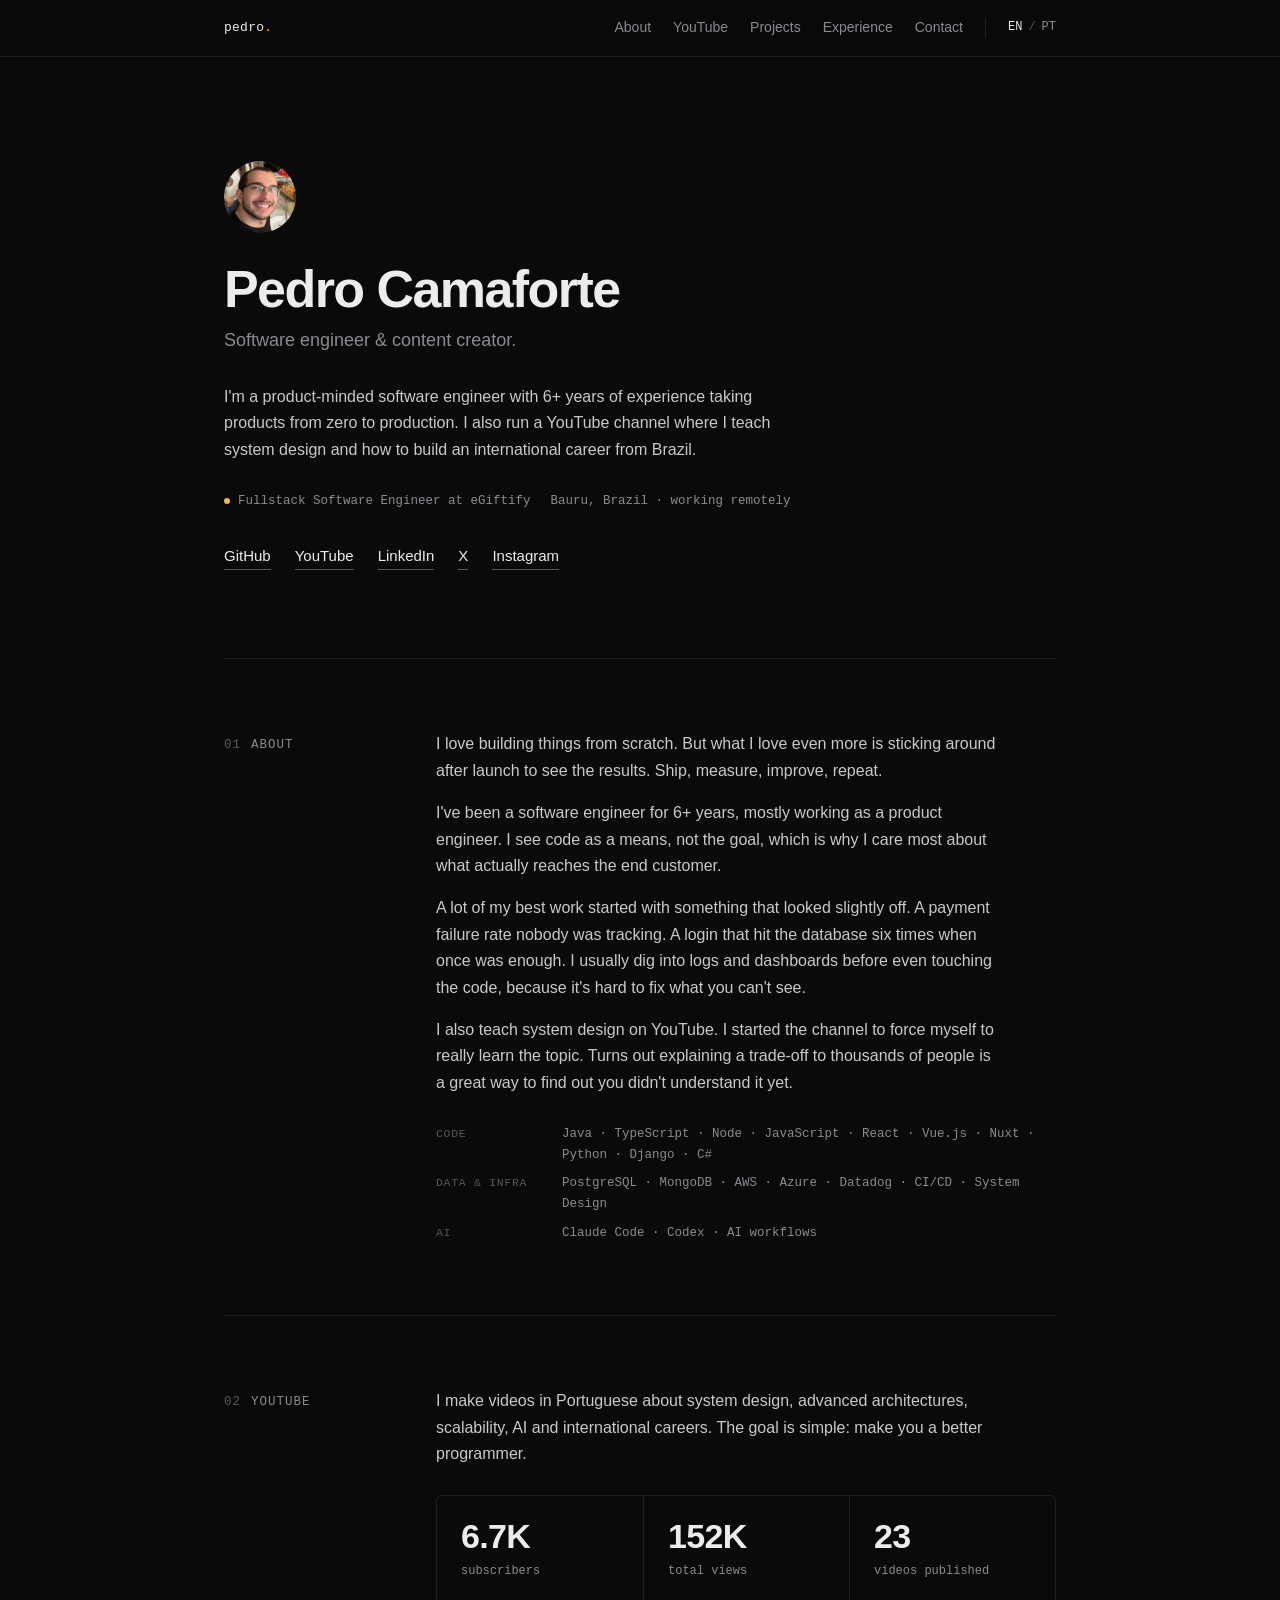
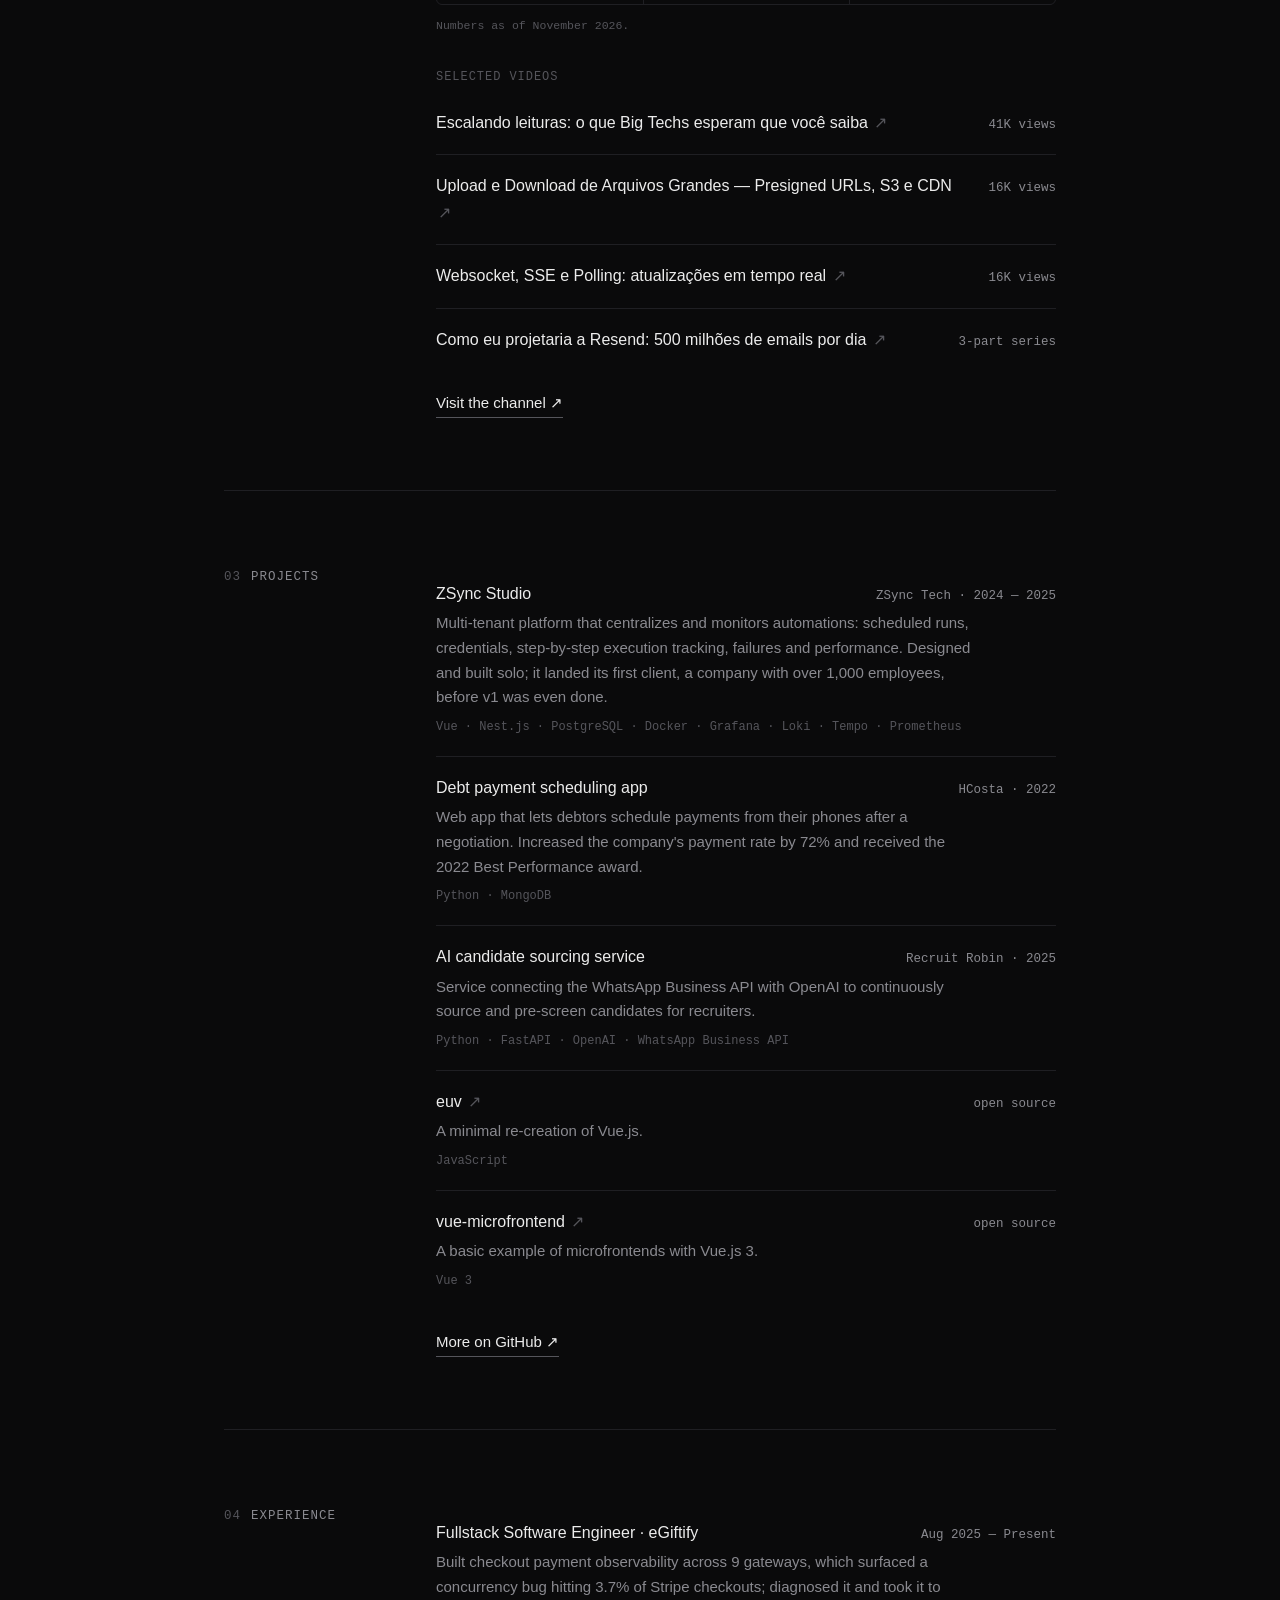
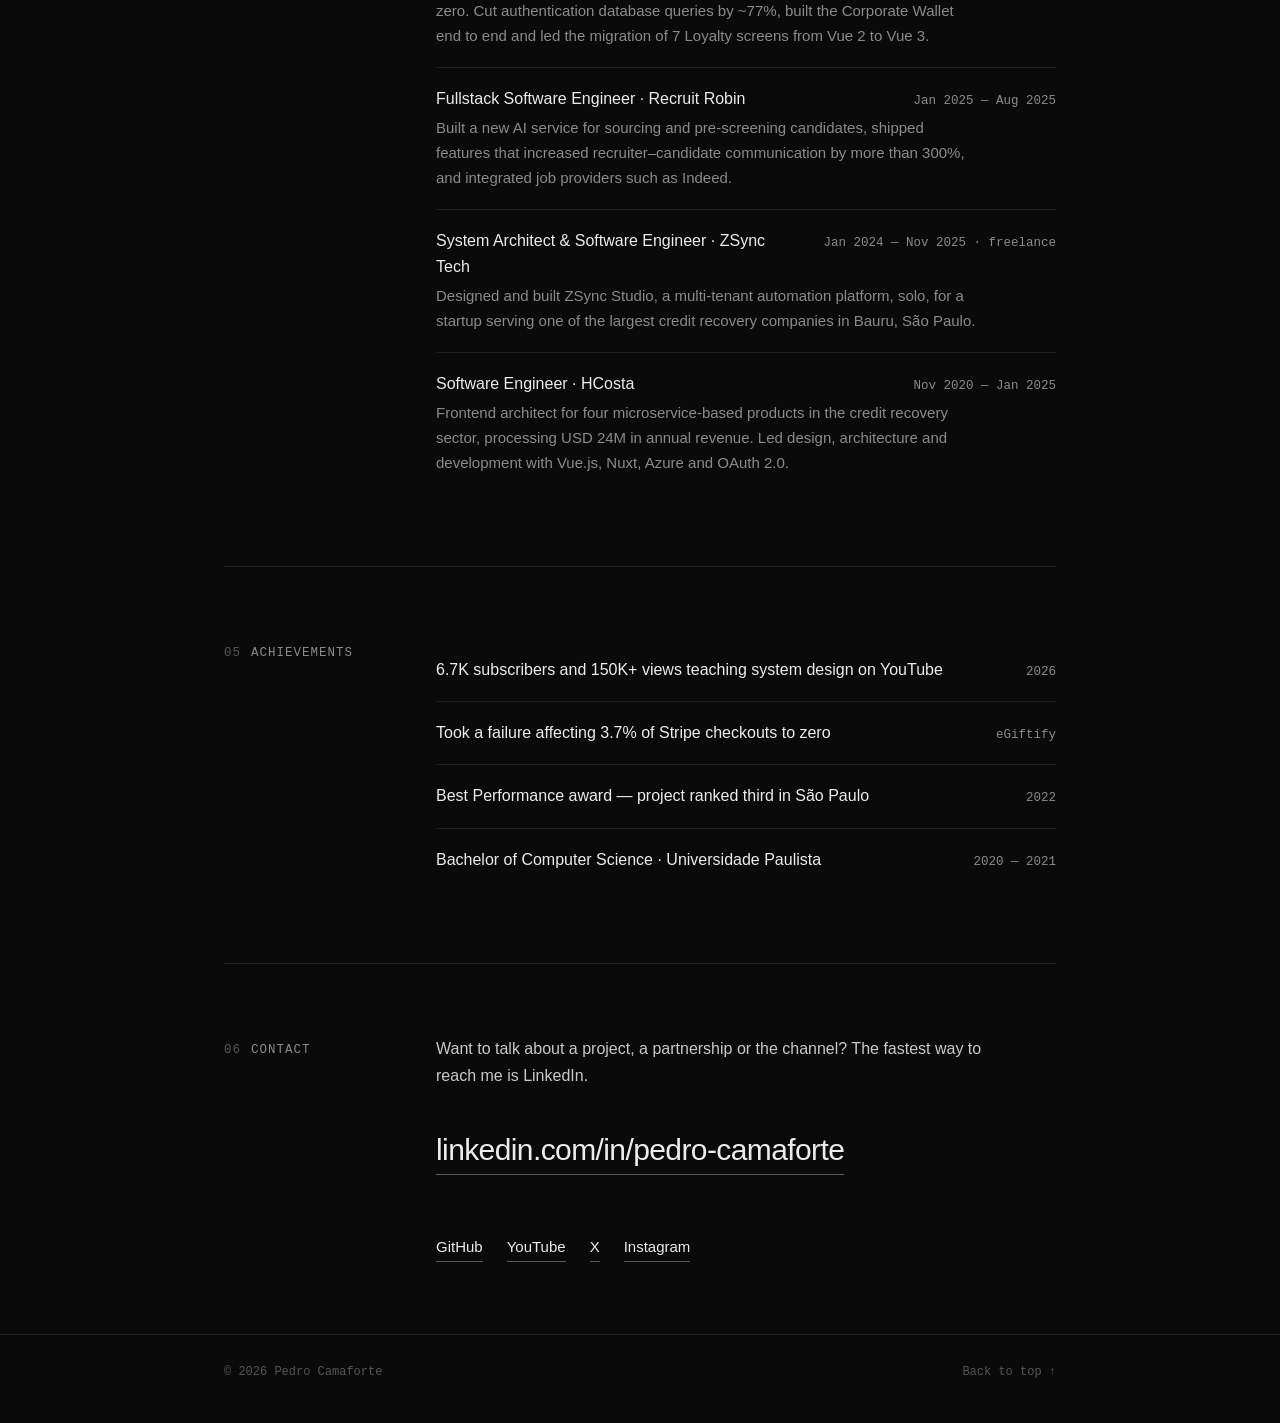
<file: index.html>
<!doctype html>
<html lang="en">
<head>
  <meta charset="utf-8">
  <meta name="viewport" content="width=device-width, initial-scale=1">
  <script>
    // https://pedrocamaforte.com/?lang=pt  ->  /pt/
    if (new URLSearchParams(location.search).get('lang') === 'pt') location.replace('/pt/');
  </script>
  <title>Pedro Camaforte — Software engineer &amp; content creator</title>
  <meta name="description" content="Pedro Camaforte — product-minded software engineer with 6+ years of experience and creator of a YouTube channel about system design and international careers.">
  <meta name="theme-color" content="#0a0a0b">
  <link rel="canonical" href="https://pedrocamaforte.com/">
  <link rel="alternate" hreflang="en" href="https://pedrocamaforte.com/">
  <link rel="alternate" hreflang="pt-BR" href="https://pedrocamaforte.com/pt/">
  <link rel="alternate" hreflang="x-default" href="https://pedrocamaforte.com/">
  <meta property="og:type" content="website">
  <meta property="og:url" content="https://pedrocamaforte.com/">
  <meta property="og:title" content="Pedro Camaforte">
  <meta property="og:description" content="Software engineer and content creator. System design, scalability and international careers.">
  <meta property="og:image" content="https://pedrocamaforte.com/assets/pedro.jpg">
  <link rel="icon" href="assets/favicon.svg" type="image/svg+xml">
  <link rel="stylesheet" href="assets/style.css">
  <script type="application/ld+json">
  {
    "@context": "https://schema.org",
    "@type": "Person",
    "name": "Pedro Camaforte",
    "url": "https://pedrocamaforte.com/",
    "image": "https://pedrocamaforte.com/assets/pedro.jpg",
    "jobTitle": "Software Engineer",
    "sameAs": [
      "https://github.com/pedro-camaforte",
      "https://www.youtube.com/@pedrocamaforte",
      "https://www.linkedin.com/in/pedro-camaforte/",
      "https://x.com/pedro_camaforte",
      "https://www.instagram.com/pedrocamaforte/"
    ]
  }
  </script>
</head>
<body>

<header class="site-header">
  <div class="wrap">
    <a class="brand" href="#top">pedro<span>.</span></a>
    <nav class="nav" aria-label="Main">
      <a href="#about">About</a>
      <a href="#youtube">YouTube</a>
      <a href="#projects">Projects</a>
      <a href="#experience">Experience</a>
      <a href="#contact">Contact</a>
      <span class="lang" aria-label="Language">
        <a href="./" aria-current="true" hreflang="en">EN</a>/<a href="pt/" hreflang="pt-BR" lang="pt-BR">PT</a>
      </span>
    </nav>
  </div>
</header>

<main class="wrap" id="top">

  <!-- ================= HERO ================= -->
  <section class="hero">
    <img class="avatar" src="assets/pedro.jpg" alt="Pedro Camaforte" width="72" height="72">

    <h1>Pedro Camaforte</h1>
    <p class="role">Software engineer &amp; content creator.</p>

    <div class="bio">
      <p>I'm a product-minded software engineer with 6+ years of experience taking products from zero to production. I also run a YouTube channel where I teach system design and how to build an international career from Brazil.</p>
    </div>

    <p class="meta">
      <span><span class="dot"></span>Fullstack Software Engineer at eGiftify</span>
      <span>Bauru, Brazil · working remotely</span>
    </p>

    <p class="links">
      <a href="https://github.com/pedro-camaforte" rel="me noopener" target="_blank">GitHub</a>
      <a href="https://www.youtube.com/@pedrocamaforte" rel="me noopener" target="_blank">YouTube</a>
      <a href="https://www.linkedin.com/in/pedro-camaforte/" rel="me noopener" target="_blank">LinkedIn</a>
      <a href="https://x.com/pedro_camaforte" rel="me noopener" target="_blank">X</a>
      <a href="https://www.instagram.com/pedrocamaforte/" rel="me noopener" target="_blank">Instagram</a>
    </p>
  </section>

  <!-- ================= ABOUT ================= -->
  <section class="section" id="about">
    <h2><span class="n">01</span>About</h2>
    <div>
      <div class="lead">
        <p>I love building things from scratch. But what I love even more is sticking around after launch to see the results. Ship, measure, improve, repeat.</p>
        <p>I've been a software engineer for 6+ years, mostly working as a product engineer. I see code as a means, not the goal, which is why I care most about what actually reaches the end customer.</p>
        <p>A lot of my best work started with something that looked slightly off. A payment failure rate nobody was tracking. A login that hit the database six times when once was enough. I usually dig into logs and dashboards before even touching the code, because it's hard to fix what you can't see.</p>
        <p>I also teach system design on YouTube. I started the channel to force myself to really learn the topic. Turns out explaining a trade-off to thousands of people is a great way to find out you didn't understand it yet.</p>
      </div>

      <dl class="stack">
        <dt>Code</dt>
        <dd>Java · TypeScript · Node · JavaScript · React · Vue.js · Nuxt · Python · Django · C#</dd>
        <dt>Data &amp; infra</dt>
        <dd>PostgreSQL · MongoDB · AWS · Azure · Datadog · CI/CD · System Design</dd>
        <dt>AI</dt>
        <dd>Claude Code · Codex · AI workflows</dd>
      </dl>
    </div>
  </section>

  <!-- ================= YOUTUBE ================= -->
  <section class="section" id="youtube">
    <h2><span class="n">02</span>YouTube</h2>
    <div>
      <p class="lead">I make videos in Portuguese about system design, advanced architectures, scalability, AI and international careers. The goal is simple: make you a better programmer.</p>

      <div class="stats">
        <div class="stat"><b>6.7K</b><span>subscribers</span></div>
        <div class="stat"><b>152K</b><span>total views</span></div>
        <div class="stat"><b>23</b><span>videos published</span></div>
      </div>
      <p class="note">Numbers as of November 2026.</p>

      <h3 class="sub">Selected videos</h3>
      <ul class="rows">
        <li><a class="row" href="https://www.youtube.com/watch?v=buCUs7Jx2to" target="_blank" rel="noopener" lang="pt-BR">
          <span class="title">Escalando leituras: o que Big Techs esperam que você saiba&nbsp;<span class="arrow">↗</span></span>
          <span class="side">41K views</span>
        </a></li>
        <li><a class="row" href="https://www.youtube.com/watch?v=hUps0HGA12Q" target="_blank" rel="noopener" lang="pt-BR">
          <span class="title">Upload e Download de Arquivos Grandes — Presigned URLs, S3 e CDN&nbsp;<span class="arrow">↗</span></span>
          <span class="side">16K views</span>
        </a></li>
        <li><a class="row" href="https://www.youtube.com/watch?v=KSCKg_ygFI4" target="_blank" rel="noopener" lang="pt-BR">
          <span class="title">Websocket, SSE e Polling: atualizações em tempo real&nbsp;<span class="arrow">↗</span></span>
          <span class="side">16K views</span>
        </a></li>
        <li><a class="row" href="https://www.youtube.com/watch?v=Y3wrwPSWxHI" target="_blank" rel="noopener" lang="pt-BR">
          <span class="title">Como eu projetaria a Resend: 500 milhões de emails por dia&nbsp;<span class="arrow">↗</span></span>
          <span class="side">3-part series</span>
        </a></li>
      </ul>

      <a class="more" href="https://www.youtube.com/@pedrocamaforte" target="_blank" rel="noopener">Visit the channel ↗</a>
    </div>
  </section>

  <!-- ================= PROJECTS ================= -->
  <section class="section" id="projects">
    <h2><span class="n">03</span>Projects</h2>
    <div>
      <ul class="rows">
        <li class="row">
          <span class="title">ZSync Studio</span>
          <span class="side">ZSync Tech · 2024 — 2025</span>
          <span class="desc">Multi-tenant platform that centralizes and monitors automations: scheduled runs, credentials, step-by-step execution tracking, failures and performance. Designed and built solo; it landed its first client, a company with over 1,000 employees, before v1 was even done.</span>
          <span class="tags">Vue · Nest.js · PostgreSQL · Docker · Grafana · Loki · Tempo · Prometheus</span>
        </li>
        <li class="row">
          <span class="title">Debt payment scheduling app</span>
          <span class="side">HCosta · 2022</span>
          <span class="desc">Web app that lets debtors schedule payments from their phones after a negotiation. Increased the company's payment rate by 72% and received the 2022 Best Performance award.</span>
          <span class="tags">Python · MongoDB</span>
        </li>
        <li class="row">
          <span class="title">AI candidate sourcing service</span>
          <span class="side">Recruit Robin · 2025</span>
          <span class="desc">Service connecting the WhatsApp Business API with OpenAI to continuously source and pre-screen candidates for recruiters.</span>
          <span class="tags">Python · FastAPI · OpenAI · WhatsApp Business API</span>
        </li>
        <li><a class="row" href="https://github.com/pedro-camaforte/euv" target="_blank" rel="noopener">
          <span class="title">euv&nbsp;<span class="arrow">↗</span></span>
          <span class="side">open source</span>
          <span class="desc">A minimal re-creation of Vue.js.</span>
          <span class="tags">JavaScript</span>
        </a></li>
        <li><a class="row" href="https://github.com/pedro-camaforte/vue-microfrontend" target="_blank" rel="noopener">
          <span class="title">vue-microfrontend&nbsp;<span class="arrow">↗</span></span>
          <span class="side">open source</span>
          <span class="desc">A basic example of microfrontends with Vue.js 3.</span>
          <span class="tags">Vue 3</span>
        </a></li>
      </ul>

      <a class="more" href="https://github.com/pedro-camaforte" target="_blank" rel="noopener">More on GitHub ↗</a>
    </div>
  </section>

  <!-- ================= EXPERIENCE ================= -->
  <section class="section" id="experience">
    <h2><span class="n">04</span>Experience</h2>
    <ul class="rows">
      <li class="row">
        <span class="title">Fullstack Software Engineer · eGiftify</span>
        <span class="side">Aug 2025 — Present</span>
        <span class="desc">Built checkout payment observability across 9 gateways, which surfaced a concurrency bug hitting 3.7% of Stripe checkouts; diagnosed it and took it to zero. Cut authentication database queries by ~77%, built the Corporate Wallet end to end and led the migration of 7 Loyalty screens from Vue 2 to Vue 3.</span>
      </li>
      <li class="row">
        <span class="title">Fullstack Software Engineer · Recruit Robin</span>
        <span class="side">Jan 2025 — Aug 2025</span>
        <span class="desc">Built a new AI service for sourcing and pre-screening candidates, shipped features that increased recruiter–candidate communication by more than 300%, and integrated job providers such as Indeed.</span>
      </li>
      <li class="row">
        <span class="title">System Architect &amp; Software Engineer · ZSync Tech</span>
        <span class="side">Jan 2024 — Nov 2025 · freelance</span>
        <span class="desc">Designed and built ZSync Studio, a multi-tenant automation platform, solo, for a startup serving one of the largest credit recovery companies in Bauru, São Paulo.</span>
      </li>
      <li class="row">
        <span class="title">Software Engineer · HCosta</span>
        <span class="side">Nov 2020 — Jan 2025</span>
        <span class="desc">Frontend architect for four microservice-based products in the credit recovery sector, processing USD 24M in annual revenue. Led design, architecture and development with Vue.js, Nuxt, Azure and OAuth 2.0.</span>
      </li>
    </ul>
  </section>

  <!-- ================= ACHIEVEMENTS ================= -->
  <section class="section" id="achievements">
    <h2><span class="n">05</span>Achievements</h2>
    <ul class="rows">
      <li class="row">
        <span class="title">6.7K subscribers and 150K+ views teaching system design on YouTube</span>
        <span class="side">2026</span>
      </li>
      <li class="row">
        <span class="title">Took a failure affecting 3.7% of Stripe checkouts to zero</span>
        <span class="side">eGiftify</span>
      </li>
      <li class="row">
        <span class="title">Best Performance award — project ranked third in São Paulo</span>
        <span class="side">2022</span>
      </li>
      <li class="row">
        <span class="title">Bachelor of Computer Science · Universidade Paulista</span>
        <span class="side">2020 — 2021</span>
      </li>
    </ul>
  </section>

  <!-- ================= CONTACT ================= -->
  <section class="section" id="contact">
    <h2><span class="n">06</span>Contact</h2>
    <div>
      <p class="lead">Want to talk about a project, a partnership or the channel? The fastest way to reach me is LinkedIn.</p>
      <a class="email" href="https://www.linkedin.com/in/pedro-camaforte/" target="_blank" rel="me noopener">linkedin.com/in/pedro-camaforte</a>
      <p class="links">
        <a href="https://github.com/pedro-camaforte" rel="me noopener" target="_blank">GitHub</a>
        <a href="https://www.youtube.com/@pedrocamaforte" rel="me noopener" target="_blank">YouTube</a>
        <a href="https://x.com/pedro_camaforte" rel="me noopener" target="_blank">X</a>
        <a href="https://www.instagram.com/pedrocamaforte/" rel="me noopener" target="_blank">Instagram</a>
      </p>
    </div>
  </section>

</main>

<footer class="site-footer">
  <div class="wrap">
    <span>© 2026 Pedro Camaforte</span>
    <span><a href="#top">Back to top ↑</a></span>
  </div>
</footer>

</body>
</html>
</file>
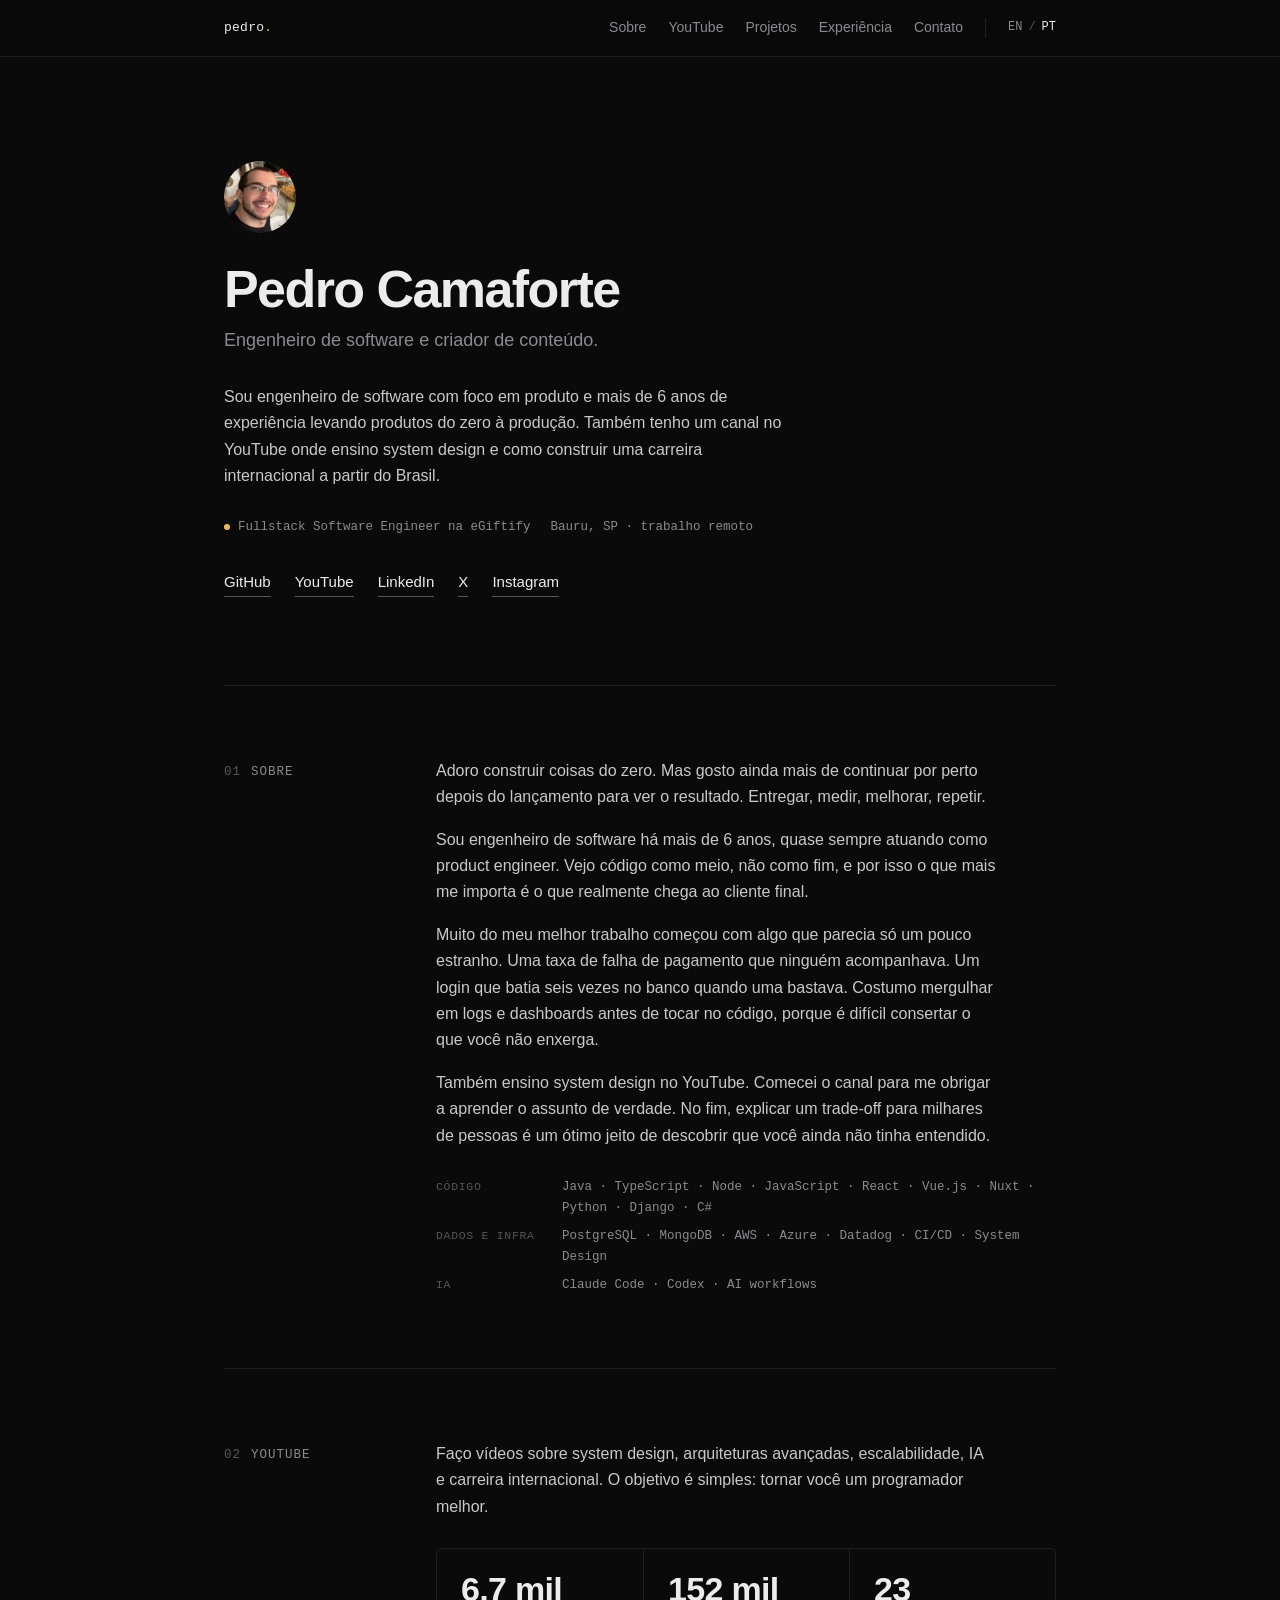
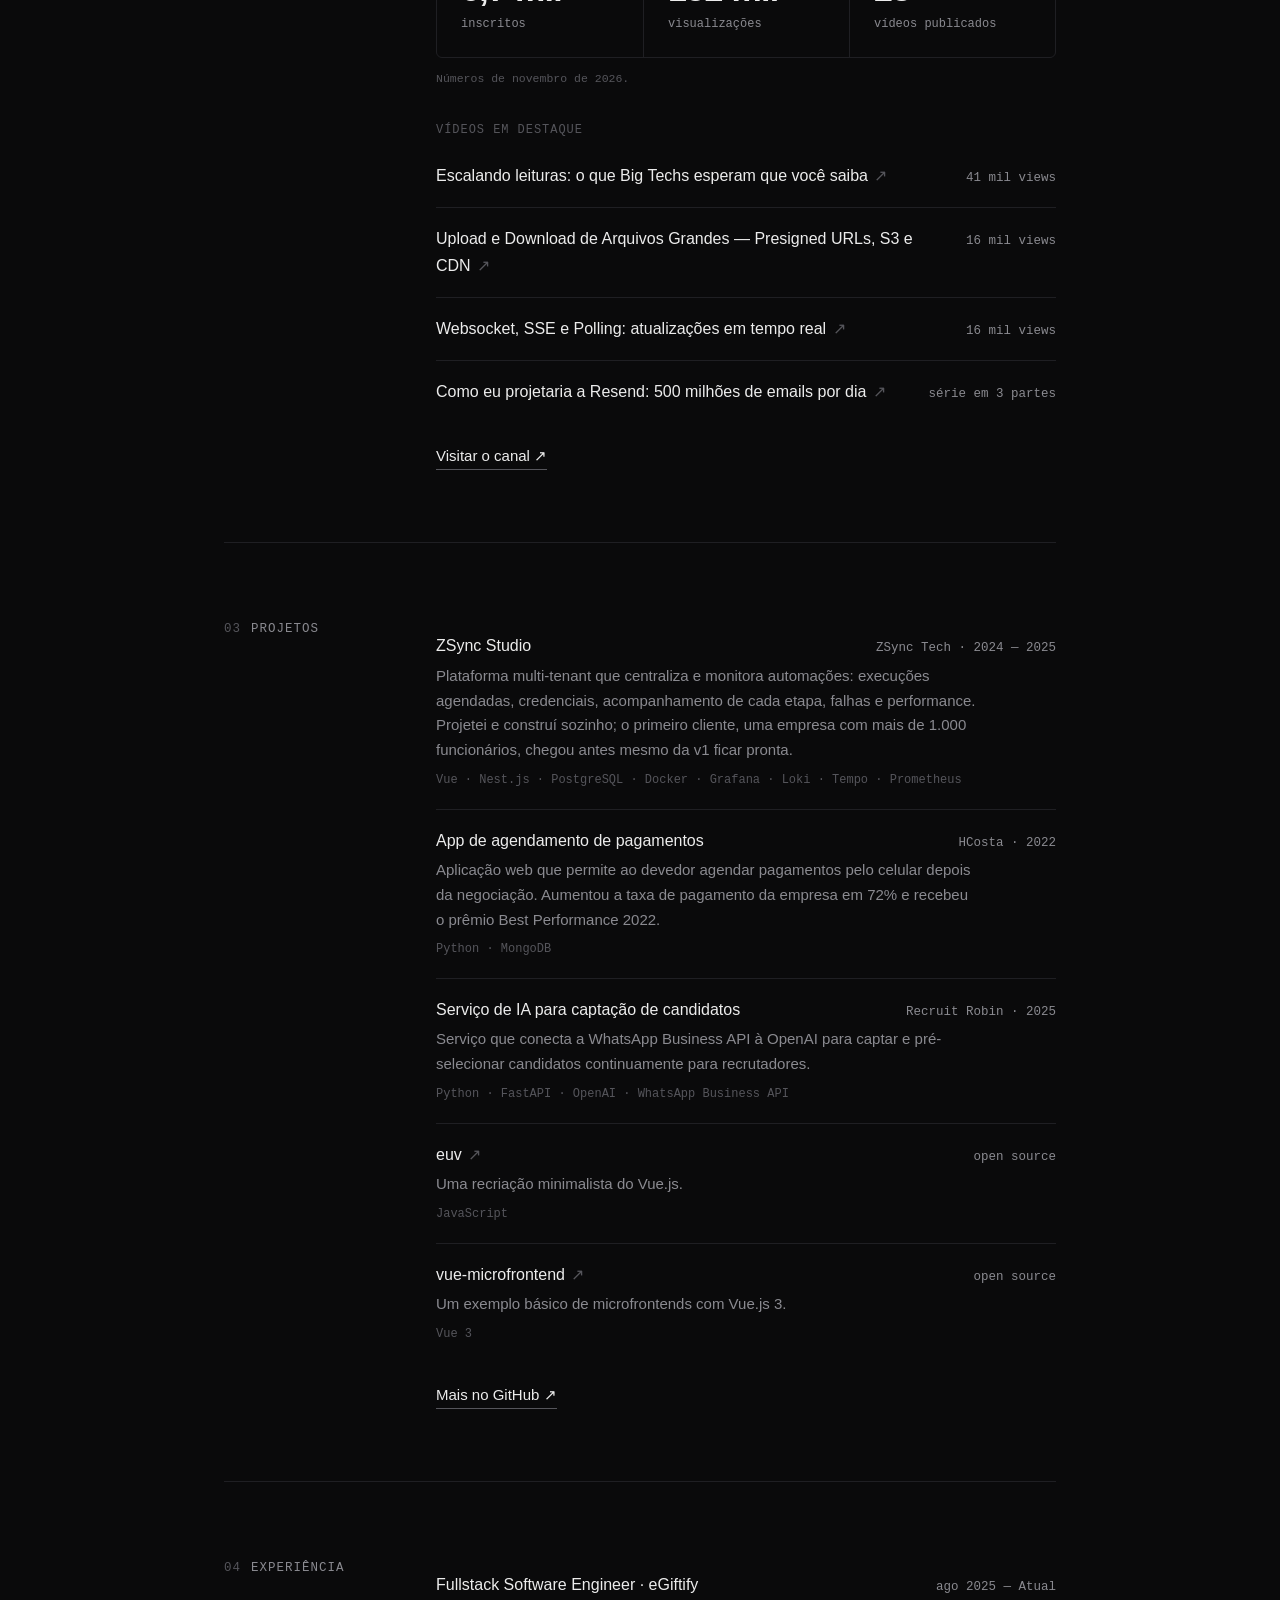
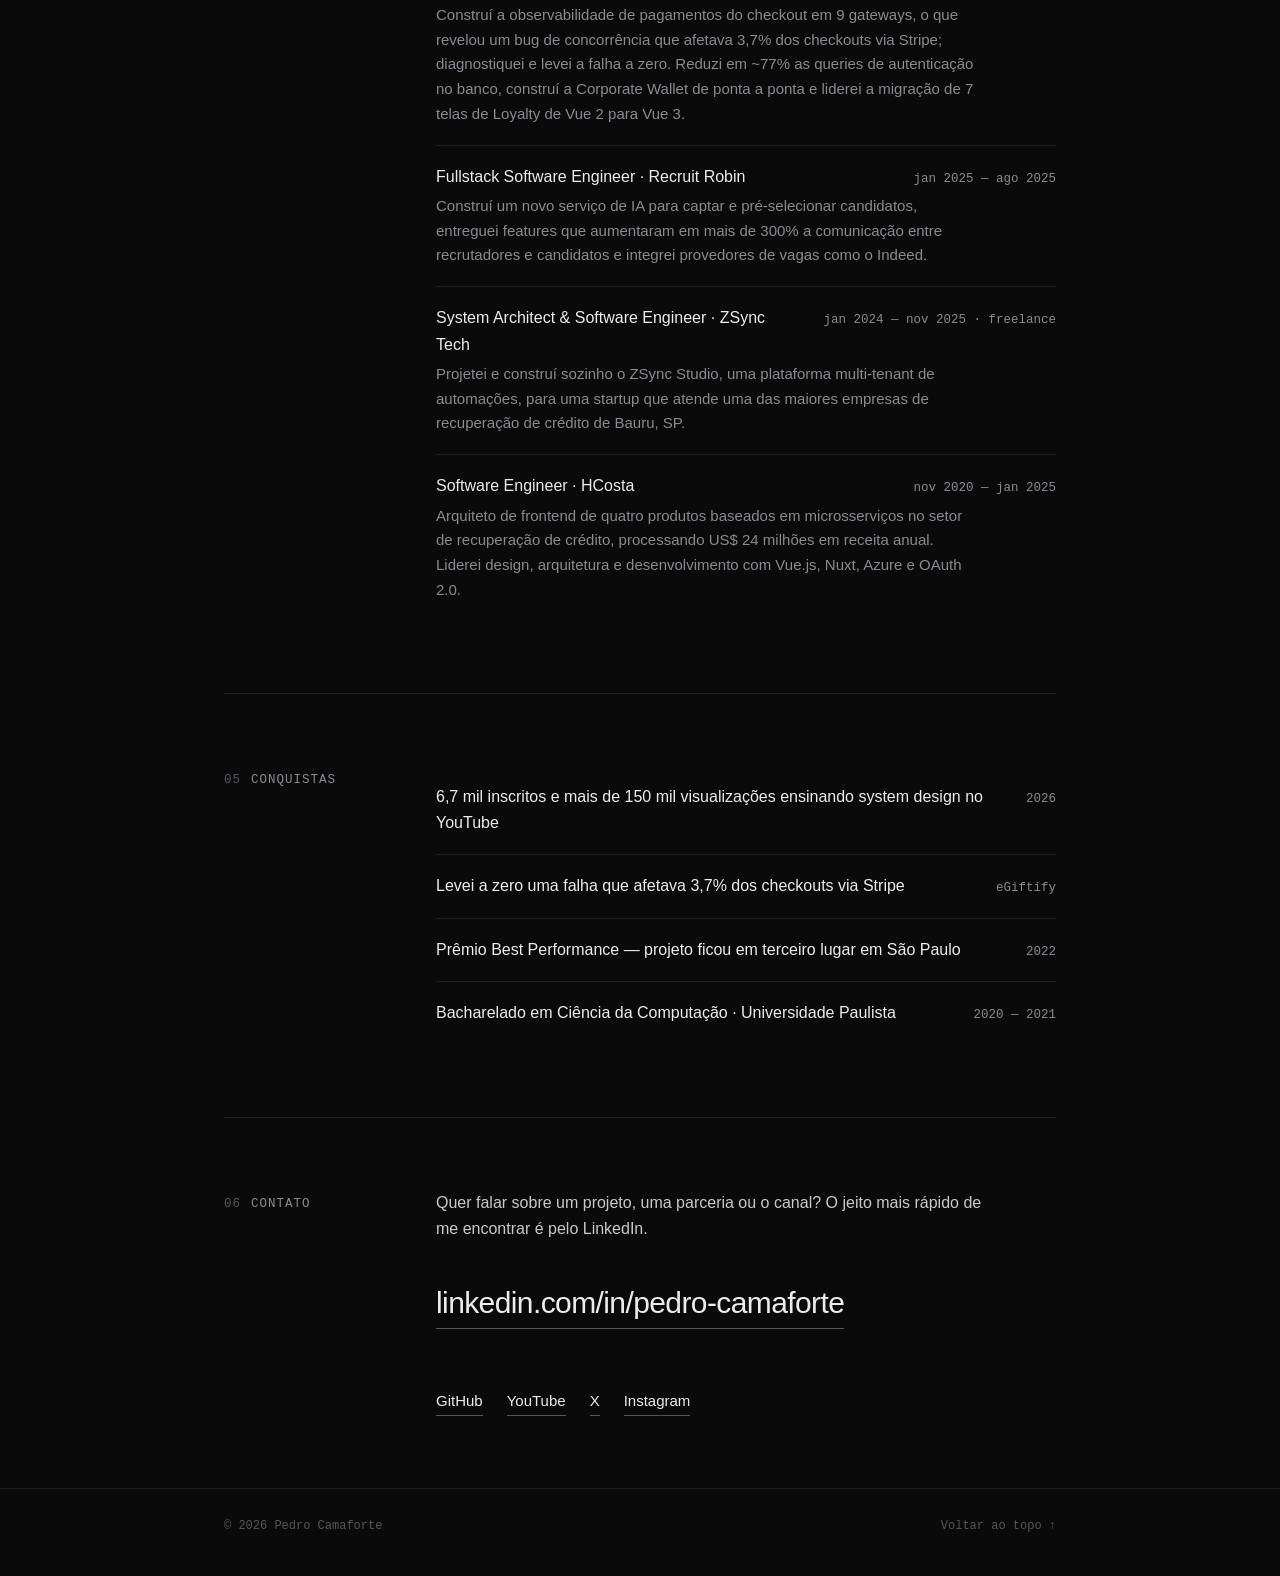
<file: pt/index.html>
<!doctype html>
<html lang="pt-BR">
<head>
  <meta charset="utf-8">
  <meta name="viewport" content="width=device-width, initial-scale=1">
  <title>Pedro Camaforte — Engenheiro de software e criador de conteúdo</title>
  <meta name="description" content="Pedro Camaforte — engenheiro de software com mais de 6 anos de experiência e criador de um canal no YouTube sobre system design e carreira internacional.">
  <meta name="theme-color" content="#0a0a0b">
  <link rel="canonical" href="https://pedrocamaforte.com/pt/">
  <link rel="alternate" hreflang="en" href="https://pedrocamaforte.com/">
  <link rel="alternate" hreflang="pt-BR" href="https://pedrocamaforte.com/pt/">
  <link rel="alternate" hreflang="x-default" href="https://pedrocamaforte.com/">
  <meta property="og:type" content="website">
  <meta property="og:url" content="https://pedrocamaforte.com/pt/">
  <meta property="og:title" content="Pedro Camaforte">
  <meta property="og:description" content="Engenheiro de software e criador de conteúdo. System design, escalabilidade e carreira internacional.">
  <meta property="og:locale" content="pt_BR">
  <meta property="og:image" content="https://pedrocamaforte.com/assets/pedro.jpg">
  <link rel="icon" href="../assets/favicon.svg" type="image/svg+xml">
  <link rel="stylesheet" href="../assets/style.css">
</head>
<body>

<header class="site-header">
  <div class="wrap">
    <a class="brand" href="#top">pedro<span>.</span></a>
    <nav class="nav" aria-label="Principal">
      <a href="#about">Sobre</a>
      <a href="#youtube">YouTube</a>
      <a href="#projects">Projetos</a>
      <a href="#experience">Experiência</a>
      <a href="#contact">Contato</a>
      <span class="lang" aria-label="Idioma">
        <a href="../" hreflang="en" lang="en">EN</a>/<a href="./" aria-current="true" hreflang="pt-BR">PT</a>
      </span>
    </nav>
  </div>
</header>

<main class="wrap" id="top">

  <!-- ================= HERO ================= -->
  <section class="hero">
    <img class="avatar" src="../assets/pedro.jpg" alt="Pedro Camaforte" width="72" height="72">

    <h1>Pedro Camaforte</h1>
    <p class="role">Engenheiro de software e criador de conteúdo.</p>

    <div class="bio">
      <p>Sou engenheiro de software com foco em produto e mais de 6 anos de experiência levando produtos do zero à produção. Também tenho um canal no YouTube onde ensino system design e como construir uma carreira internacional a partir do Brasil.</p>
    </div>

    <p class="meta">
      <span><span class="dot"></span>Fullstack Software Engineer na eGiftify</span>
      <span>Bauru, SP · trabalho remoto</span>
    </p>

    <p class="links">
      <a href="https://github.com/pedro-camaforte" rel="me noopener" target="_blank">GitHub</a>
      <a href="https://www.youtube.com/@pedrocamaforte" rel="me noopener" target="_blank">YouTube</a>
      <a href="https://www.linkedin.com/in/pedro-camaforte/" rel="me noopener" target="_blank">LinkedIn</a>
      <a href="https://x.com/pedro_camaforte" rel="me noopener" target="_blank">X</a>
      <a href="https://www.instagram.com/pedrocamaforte/" rel="me noopener" target="_blank">Instagram</a>
    </p>
  </section>

  <!-- ================= SOBRE ================= -->
  <section class="section" id="about">
    <h2><span class="n">01</span>Sobre</h2>
    <div>
      <div class="lead">
        <p>Adoro construir coisas do zero. Mas gosto ainda mais de continuar por perto depois do lançamento para ver o resultado. Entregar, medir, melhorar, repetir.</p>
        <p>Sou engenheiro de software há mais de 6 anos, quase sempre atuando como product engineer. Vejo código como meio, não como fim, e por isso o que mais me importa é o que realmente chega ao cliente final.</p>
        <p>Muito do meu melhor trabalho começou com algo que parecia só um pouco estranho. Uma taxa de falha de pagamento que ninguém acompanhava. Um login que batia seis vezes no banco quando uma bastava. Costumo mergulhar em logs e dashboards antes de tocar no código, porque é difícil consertar o que você não enxerga.</p>
        <p>Também ensino system design no YouTube. Comecei o canal para me obrigar a aprender o assunto de verdade. No fim, explicar um trade-off para milhares de pessoas é um ótimo jeito de descobrir que você ainda não tinha entendido.</p>
      </div>

      <dl class="stack">
        <dt>Código</dt>
        <dd>Java · TypeScript · Node · JavaScript · React · Vue.js · Nuxt · Python · Django · C#</dd>
        <dt>Dados e infra</dt>
        <dd>PostgreSQL · MongoDB · AWS · Azure · Datadog · CI/CD · System Design</dd>
        <dt>IA</dt>
        <dd>Claude Code · Codex · AI workflows</dd>
      </dl>
    </div>
  </section>

  <!-- ================= YOUTUBE ================= -->
  <section class="section" id="youtube">
    <h2><span class="n">02</span>YouTube</h2>
    <div>
      <p class="lead">Faço vídeos sobre system design, arquiteturas avançadas, escalabilidade, IA e carreira internacional. O objetivo é simples: tornar você um programador melhor.</p>

      <div class="stats">
        <div class="stat"><b>6,7 mil</b><span>inscritos</span></div>
        <div class="stat"><b>152 mil</b><span>visualizações</span></div>
        <div class="stat"><b>23</b><span>vídeos publicados</span></div>
      </div>
      <p class="note">Números de novembro de 2026.</p>

      <h3 class="sub">Vídeos em destaque</h3>
      <ul class="rows">
        <li><a class="row" href="https://www.youtube.com/watch?v=buCUs7Jx2to" target="_blank" rel="noopener">
          <span class="title">Escalando leituras: o que Big Techs esperam que você saiba&nbsp;<span class="arrow">↗</span></span>
          <span class="side">41 mil views</span>
        </a></li>
        <li><a class="row" href="https://www.youtube.com/watch?v=hUps0HGA12Q" target="_blank" rel="noopener">
          <span class="title">Upload e Download de Arquivos Grandes — Presigned URLs, S3 e CDN&nbsp;<span class="arrow">↗</span></span>
          <span class="side">16 mil views</span>
        </a></li>
        <li><a class="row" href="https://www.youtube.com/watch?v=KSCKg_ygFI4" target="_blank" rel="noopener">
          <span class="title">Websocket, SSE e Polling: atualizações em tempo real&nbsp;<span class="arrow">↗</span></span>
          <span class="side">16 mil views</span>
        </a></li>
        <li><a class="row" href="https://www.youtube.com/watch?v=Y3wrwPSWxHI" target="_blank" rel="noopener">
          <span class="title">Como eu projetaria a Resend: 500 milhões de emails por dia&nbsp;<span class="arrow">↗</span></span>
          <span class="side">série em 3 partes</span>
        </a></li>
      </ul>

      <a class="more" href="https://www.youtube.com/@pedrocamaforte" target="_blank" rel="noopener">Visitar o canal ↗</a>
    </div>
  </section>

  <!-- ================= PROJETOS ================= -->
  <section class="section" id="projects">
    <h2><span class="n">03</span>Projetos</h2>
    <div>
      <ul class="rows">
        <li class="row">
          <span class="title">ZSync Studio</span>
          <span class="side">ZSync Tech · 2024 — 2025</span>
          <span class="desc">Plataforma multi-tenant que centraliza e monitora automações: execuções agendadas, credenciais, acompanhamento de cada etapa, falhas e performance. Projetei e construí sozinho; o primeiro cliente, uma empresa com mais de 1.000 funcionários, chegou antes mesmo da v1 ficar pronta.</span>
          <span class="tags">Vue · Nest.js · PostgreSQL · Docker · Grafana · Loki · Tempo · Prometheus</span>
        </li>
        <li class="row">
          <span class="title">App de agendamento de pagamentos</span>
          <span class="side">HCosta · 2022</span>
          <span class="desc">Aplicação web que permite ao devedor agendar pagamentos pelo celular depois da negociação. Aumentou a taxa de pagamento da empresa em 72% e recebeu o prêmio Best Performance 2022.</span>
          <span class="tags">Python · MongoDB</span>
        </li>
        <li class="row">
          <span class="title">Serviço de IA para captação de candidatos</span>
          <span class="side">Recruit Robin · 2025</span>
          <span class="desc">Serviço que conecta a WhatsApp Business API à OpenAI para captar e pré-selecionar candidatos continuamente para recrutadores.</span>
          <span class="tags">Python · FastAPI · OpenAI · WhatsApp Business API</span>
        </li>
        <li><a class="row" href="https://github.com/pedro-camaforte/euv" target="_blank" rel="noopener">
          <span class="title">euv&nbsp;<span class="arrow">↗</span></span>
          <span class="side">open source</span>
          <span class="desc">Uma recriação minimalista do Vue.js.</span>
          <span class="tags">JavaScript</span>
        </a></li>
        <li><a class="row" href="https://github.com/pedro-camaforte/vue-microfrontend" target="_blank" rel="noopener">
          <span class="title">vue-microfrontend&nbsp;<span class="arrow">↗</span></span>
          <span class="side">open source</span>
          <span class="desc">Um exemplo básico de microfrontends com Vue.js 3.</span>
          <span class="tags">Vue 3</span>
        </a></li>
      </ul>

      <a class="more" href="https://github.com/pedro-camaforte" target="_blank" rel="noopener">Mais no GitHub ↗</a>
    </div>
  </section>

  <!-- ================= EXPERIÊNCIA ================= -->
  <section class="section" id="experience">
    <h2><span class="n">04</span>Experiência</h2>
    <ul class="rows">
      <li class="row">
        <span class="title">Fullstack Software Engineer · eGiftify</span>
        <span class="side">ago 2025 — Atual</span>
        <span class="desc">Construí a observabilidade de pagamentos do checkout em 9 gateways, o que revelou um bug de concorrência que afetava 3,7% dos checkouts via Stripe; diagnostiquei e levei a falha a zero. Reduzi em ~77% as queries de autenticação no banco, construí a Corporate Wallet de ponta a ponta e liderei a migração de 7 telas de Loyalty de Vue 2 para Vue 3.</span>
      </li>
      <li class="row">
        <span class="title">Fullstack Software Engineer · Recruit Robin</span>
        <span class="side">jan 2025 — ago 2025</span>
        <span class="desc">Construí um novo serviço de IA para captar e pré-selecionar candidatos, entreguei features que aumentaram em mais de 300% a comunicação entre recrutadores e candidatos e integrei provedores de vagas como o Indeed.</span>
      </li>
      <li class="row">
        <span class="title">System Architect &amp; Software Engineer · ZSync Tech</span>
        <span class="side">jan 2024 — nov 2025 · freelance</span>
        <span class="desc">Projetei e construí sozinho o ZSync Studio, uma plataforma multi-tenant de automações, para uma startup que atende uma das maiores empresas de recuperação de crédito de Bauru, SP.</span>
      </li>
      <li class="row">
        <span class="title">Software Engineer · HCosta</span>
        <span class="side">nov 2020 — jan 2025</span>
        <span class="desc">Arquiteto de frontend de quatro produtos baseados em microsserviços no setor de recuperação de crédito, processando US$ 24 milhões em receita anual. Liderei design, arquitetura e desenvolvimento com Vue.js, Nuxt, Azure e OAuth 2.0.</span>
      </li>
    </ul>
  </section>

  <!-- ================= CONQUISTAS ================= -->
  <section class="section" id="achievements">
    <h2><span class="n">05</span>Conquistas</h2>
    <ul class="rows">
      <li class="row">
        <span class="title">6,7 mil inscritos e mais de 150 mil visualizações ensinando system design no YouTube</span>
        <span class="side">2026</span>
      </li>
      <li class="row">
        <span class="title">Levei a zero uma falha que afetava 3,7% dos checkouts via Stripe</span>
        <span class="side">eGiftify</span>
      </li>
      <li class="row">
        <span class="title">Prêmio Best Performance — projeto ficou em terceiro lugar em São Paulo</span>
        <span class="side">2022</span>
      </li>
      <li class="row">
        <span class="title">Bacharelado em Ciência da Computação · Universidade Paulista</span>
        <span class="side">2020 — 2021</span>
      </li>
    </ul>
  </section>

  <!-- ================= CONTATO ================= -->
  <section class="section" id="contact">
    <h2><span class="n">06</span>Contato</h2>
    <div>
      <p class="lead">Quer falar sobre um projeto, uma parceria ou o canal? O jeito mais rápido de me encontrar é pelo LinkedIn.</p>
      <a class="email" href="https://www.linkedin.com/in/pedro-camaforte/" target="_blank" rel="me noopener">linkedin.com/in/pedro-camaforte</a>
      <p class="links">
        <a href="https://github.com/pedro-camaforte" rel="me noopener" target="_blank">GitHub</a>
        <a href="https://www.youtube.com/@pedrocamaforte" rel="me noopener" target="_blank">YouTube</a>
        <a href="https://x.com/pedro_camaforte" rel="me noopener" target="_blank">X</a>
        <a href="https://www.instagram.com/pedrocamaforte/" rel="me noopener" target="_blank">Instagram</a>
      </p>
    </div>
  </section>

</main>

<footer class="site-footer">
  <div class="wrap">
    <span>© 2026 Pedro Camaforte</span>
    <span><a href="#top">Voltar ao topo ↑</a></span>
  </div>
</footer>

</body>
</html>
</file>
<file: assets/style.css>
/* pedrocamaforte.com — folha de estilo única, sem dependências */

:root {
  --bg: #0a0a0b;
  --fg: #ececec;
  --muted: #8a8a90;
  --faint: #55555b;
  --line: #1f1f23;
  --accent: #f2b84b;
  --sans: -apple-system, BlinkMacSystemFont, "Segoe UI", Inter, Roboto, "Helvetica Neue", Arial, sans-serif;
  --mono: ui-monospace, "SF Mono", "Cascadia Code", "JetBrains Mono", Menlo, Consolas, monospace;
}

*,
*::before,
*::after { box-sizing: border-box; }

html { scroll-behavior: smooth; scroll-padding-top: 80px; }
@media (prefers-reduced-motion: reduce) { html { scroll-behavior: auto; } }

body {
  margin: 0;
  background: var(--bg);
  color: var(--fg);
  font-family: var(--sans);
  font-size: 16px;
  line-height: 1.65;
  -webkit-font-smoothing: antialiased;
  text-rendering: optimizeLegibility;
}

::selection { background: var(--accent); color: #000; }

a { color: inherit; text-decoration: none; }
a:focus-visible { outline: 1px solid var(--accent); outline-offset: 4px; border-radius: 2px; }

p { margin: 0 0 1em; }
p:last-child { margin-bottom: 0; }

.wrap { max-width: 880px; margin: 0 auto; padding: 0 24px; }

/* ---------- Header ---------- */

.site-header {
  position: sticky;
  top: 0;
  z-index: 10;
  background: rgba(10, 10, 11, 0.85);
  backdrop-filter: blur(10px);
  -webkit-backdrop-filter: blur(10px);
  border-bottom: 1px solid var(--line);
}

.site-header .wrap {
  display: flex;
  align-items: center;
  justify-content: space-between;
  gap: 24px;
  height: 56px;
}

.brand { font-family: var(--mono); font-size: 13px; letter-spacing: 0.02em; }
.brand span { color: var(--accent); }

.nav { display: flex; align-items: center; gap: 22px; font-size: 14px; color: var(--muted); }
.nav a { transition: color 0.15s; }
.nav a:hover { color: var(--fg); }

.lang {
  display: flex;
  gap: 6px;
  font-family: var(--mono);
  font-size: 12px;
  color: var(--faint);
  padding-left: 22px;
  border-left: 1px solid var(--line);
}
.lang a { color: var(--muted); }
.lang a[aria-current="true"] { color: var(--fg); }

/* ---------- Hero ---------- */

.hero { padding: 104px 0 88px; }

.avatar {
  width: 72px;
  height: 72px;
  border-radius: 50%;
  object-fit: cover;
  margin-bottom: 28px;
  display: block;
}
.avatar.ph-box { border-radius: 50%; }

.hero h1 {
  margin: 0 0 8px;
  font-size: clamp(34px, 6vw, 52px);
  font-weight: 600;
  line-height: 1.1;
  letter-spacing: -0.03em;
}

.hero .role { font-size: 18px; color: var(--muted); margin-bottom: 28px; }
.hero .bio { max-width: 560px; color: #c9c9cd; }

.meta {
  margin-top: 28px;
  font-family: var(--mono);
  font-size: 12.5px;
  color: var(--muted);
  display: flex;
  flex-wrap: wrap;
  gap: 8px 20px;
}
.meta .dot {
  display: inline-block;
  width: 6px;
  height: 6px;
  border-radius: 50%;
  background: var(--accent);
  margin-right: 8px;
  vertical-align: middle;
}

.links { margin-top: 32px; display: flex; flex-wrap: wrap; gap: 8px 24px; font-size: 15px; }
.links a { border-bottom: 1px solid var(--faint); padding-bottom: 1px; transition: border-color 0.15s, color 0.15s; }
.links a:hover { color: var(--accent); border-color: var(--accent); }

/* ---------- Sections ---------- */

.section {
  display: grid;
  grid-template-columns: 180px 1fr;
  gap: 32px;
  padding: 72px 0;
  border-top: 1px solid var(--line);
}

.section > h2 {
  margin: 4px 0 0;
  font-family: var(--mono);
  font-size: 12.5px;
  font-weight: 400;
  letter-spacing: 0.08em;
  text-transform: uppercase;
  color: var(--muted);
}
.section > h2 .n { color: var(--faint); margin-right: 10px; }

.lead { color: #c9c9cd; max-width: 560px; }

/* ---------- Stats (YouTube) ---------- */

.stats {
  display: grid;
  grid-template-columns: repeat(3, 1fr);
  border: 1px solid var(--line);
  border-radius: 6px;
  margin: 28px 0 36px;
}
.stat { padding: 22px 24px; border-left: 1px solid var(--line); }
.stat:first-child { border-left: 0; }
.stat b {
  display: block;
  font-size: 34px;
  font-weight: 600;
  line-height: 1.1;
  letter-spacing: -0.02em;
  font-variant-numeric: tabular-nums;
}
.stat span { font-family: var(--mono); font-size: 12px; color: var(--muted); }

.sub {
  margin: 0 0 4px;
  font-family: var(--mono);
  font-size: 12px;
  font-weight: 400;
  color: var(--faint);
  text-transform: uppercase;
  letter-spacing: 0.08em;
}

/* ---------- Rows (listas) ---------- */

.rows { list-style: none; margin: 0; padding: 0; }

.row {
  display: grid;
  grid-template-columns: 1fr auto;
  gap: 4px 24px;
  align-items: baseline;
  padding: 18px 0;
  border-bottom: 1px solid var(--line);
}
.rows > li:last-child .row,
.rows > li.row:last-child { border-bottom: 0; }

.row .title { font-weight: 500; transition: color 0.15s; }
.row .side { font-family: var(--mono); font-size: 12.5px; color: var(--muted); white-space: nowrap; }
.row .desc { grid-column: 1 / -1; color: var(--muted); font-size: 15px; max-width: 540px; }
.row .tags { grid-column: 1 / -1; font-family: var(--mono); font-size: 12px; color: var(--faint); margin-top: 4px; }

a.row:hover .title { color: var(--accent); }
a.row .arrow { display: inline-block; margin-left: 2px; color: var(--faint); transition: transform 0.15s, color 0.15s; }
a.row:hover .arrow { transform: translate(2px, -2px); color: var(--accent); }

.more { display: inline-block; margin-top: 20px; font-size: 15px; border-bottom: 1px solid var(--faint); padding-bottom: 1px; transition: border-color 0.15s, color 0.15s; }
.more:hover { color: var(--accent); border-color: var(--accent); }

/* ---------- Contact ---------- */

.email {
  display: inline-block;
  font-size: clamp(22px, 4vw, 30px);
  font-weight: 500;
  letter-spacing: -0.02em;
  margin: 20px 0 28px;
  border-bottom: 1px solid var(--faint);
  transition: border-color 0.15s, color 0.15s;
}
.email:hover { color: var(--accent); border-color: var(--accent); }

/* ---------- Footer ---------- */

.site-footer {
  border-top: 1px solid var(--line);
  padding: 28px 0 40px;
  font-family: var(--mono);
  font-size: 12px;
  color: var(--faint);
}
.site-footer .wrap { display: flex; justify-content: space-between; gap: 16px; flex-wrap: wrap; }
.site-footer a:hover { color: var(--fg); }

/* ---------- Placeholders (remover quando o conteúdo real entrar) ---------- */

.ph {
  font-family: var(--mono);
  font-size: 0.82em;
  color: var(--accent);
  border: 1px dashed rgba(242, 184, 75, 0.45);
  border-radius: 3px;
  padding: 1px 6px;
  font-weight: 400;
  letter-spacing: 0;
  white-space: normal;
}
.stat b .ph { font-size: 0.6em; }
.hero h1 .ph, .email .ph { font-size: 0.55em; vertical-align: middle; }

.ph-box {
  display: flex;
  align-items: center;
  justify-content: center;
  border: 1px dashed rgba(242, 184, 75, 0.45);
  color: var(--accent);
  font-family: var(--mono);
  font-size: 11px;
}

/* ---------- 404 ---------- */

.notfound { min-height: 70vh; display: flex; flex-direction: column; justify-content: center; }
.notfound h1 { font-size: 52px; margin: 0 0 8px; letter-spacing: -0.03em; }
.notfound p { color: var(--muted); }

/* ---------- Responsive ---------- */

@media (max-width: 720px) {
  .nav > a { display: none; }
  .lang { border-left: 0; padding-left: 0; }
  .hero { padding: 64px 0 56px; }
  .section { grid-template-columns: 1fr; gap: 20px; padding: 52px 0; }
  .stats { grid-template-columns: 1fr; }
  .stat { border-left: 0; border-top: 1px solid var(--line); padding: 18px 20px; }
  .stat:first-child { border-top: 0; }
  .row .side { white-space: normal; }
}

/* ---------- Stack (Sobre) ---------- */

.stack { margin: 28px 0 0; display: grid; grid-template-columns: 110px 1fr; gap: 8px 16px; font-family: var(--mono); font-size: 12.5px; }
.stack dt { color: var(--faint); text-transform: uppercase; letter-spacing: 0.06em; font-size: 11.5px; padding-top: 1px; }
.stack dd { margin: 0; color: var(--muted); }

.note { margin: -24px 0 32px; font-family: var(--mono); font-size: 11.5px; color: var(--faint); }

@media (max-width: 720px) {
  .stack { grid-template-columns: 1fr; gap: 2px; }
  .stack dd { margin-bottom: 10px; }
}
</file>
